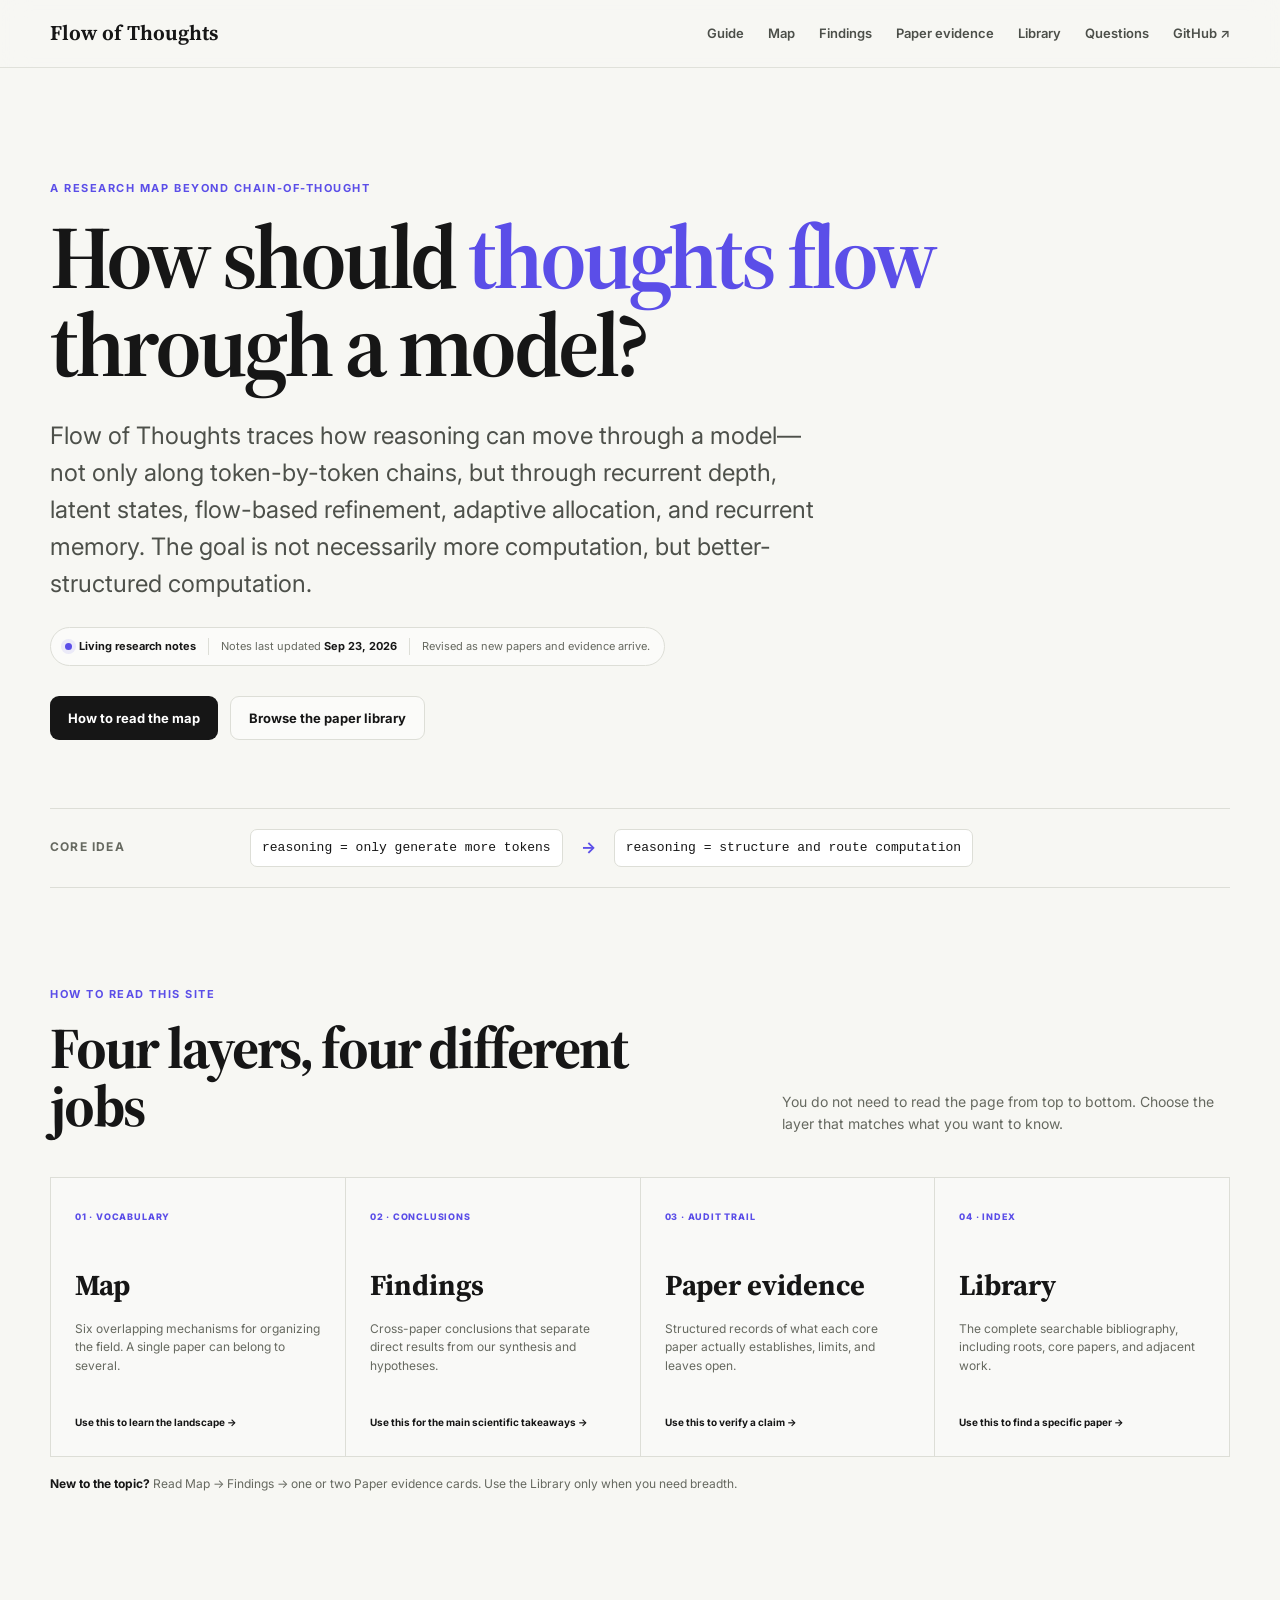
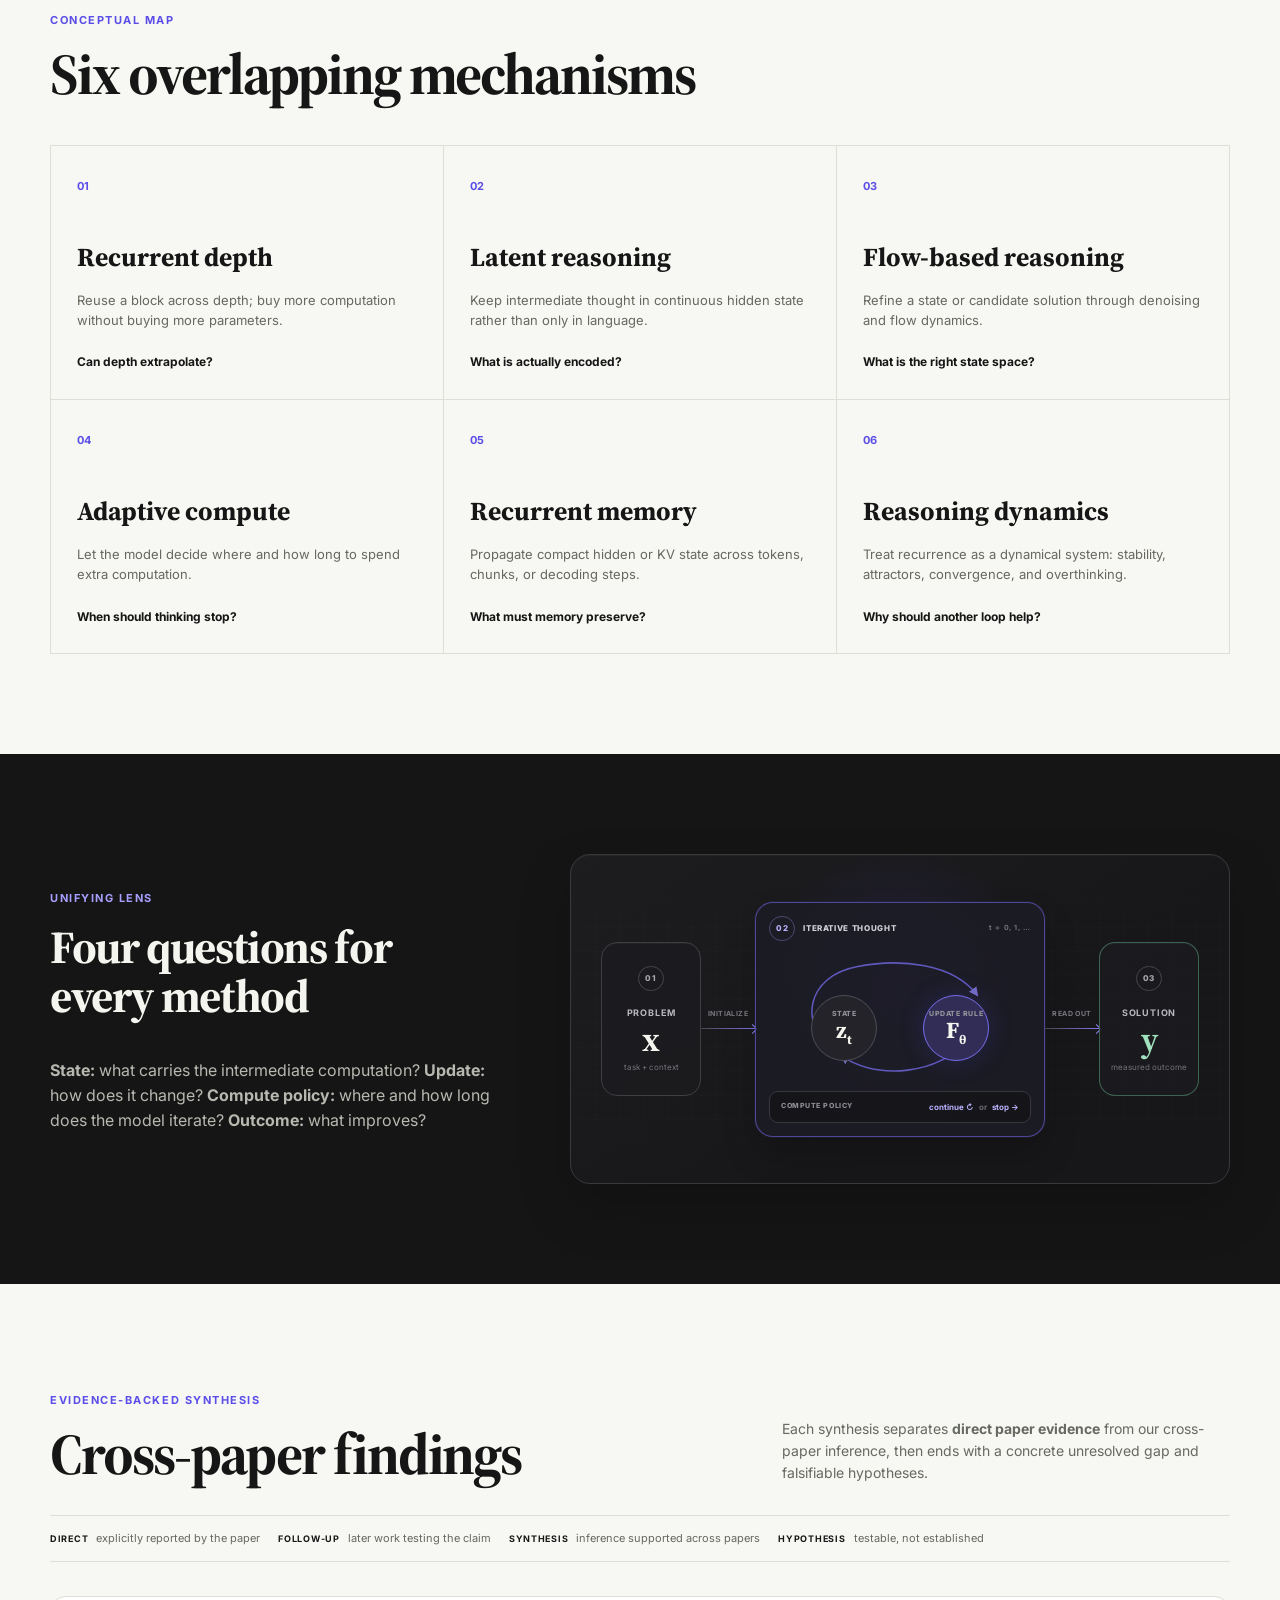
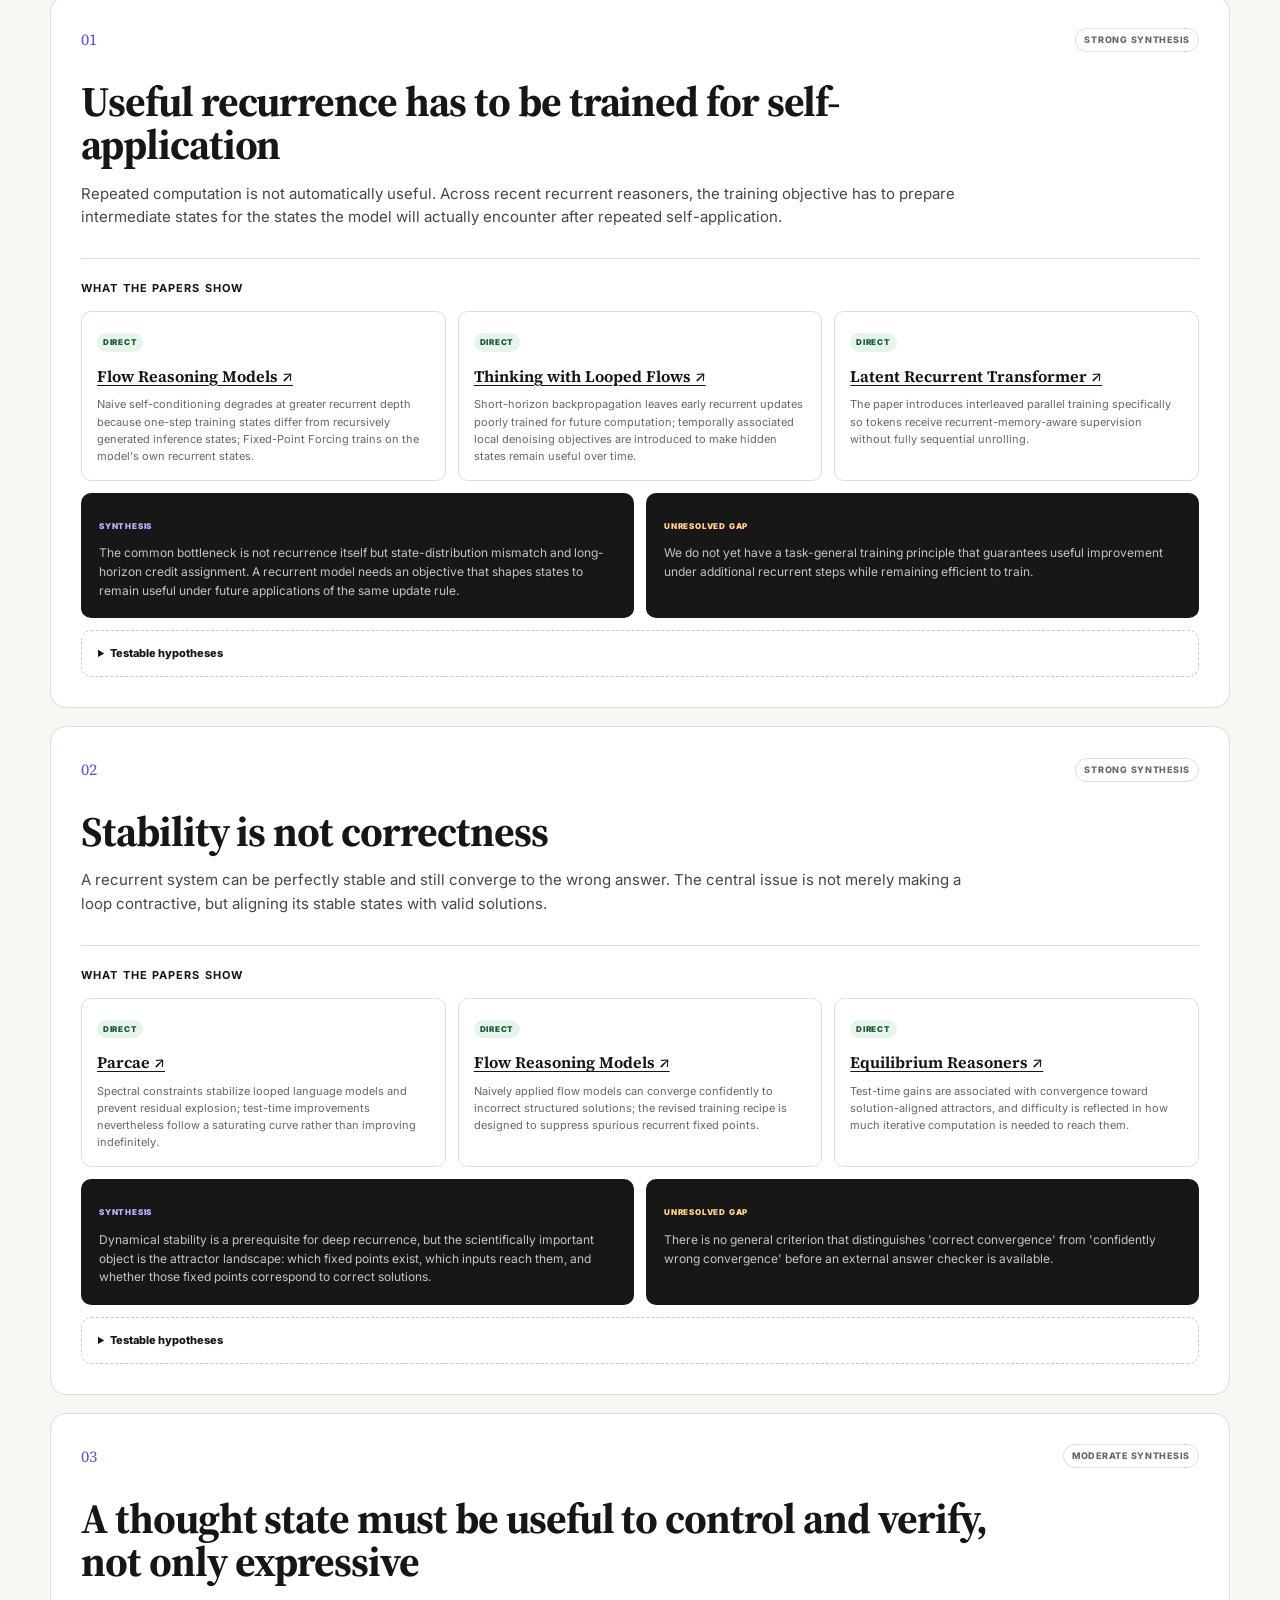
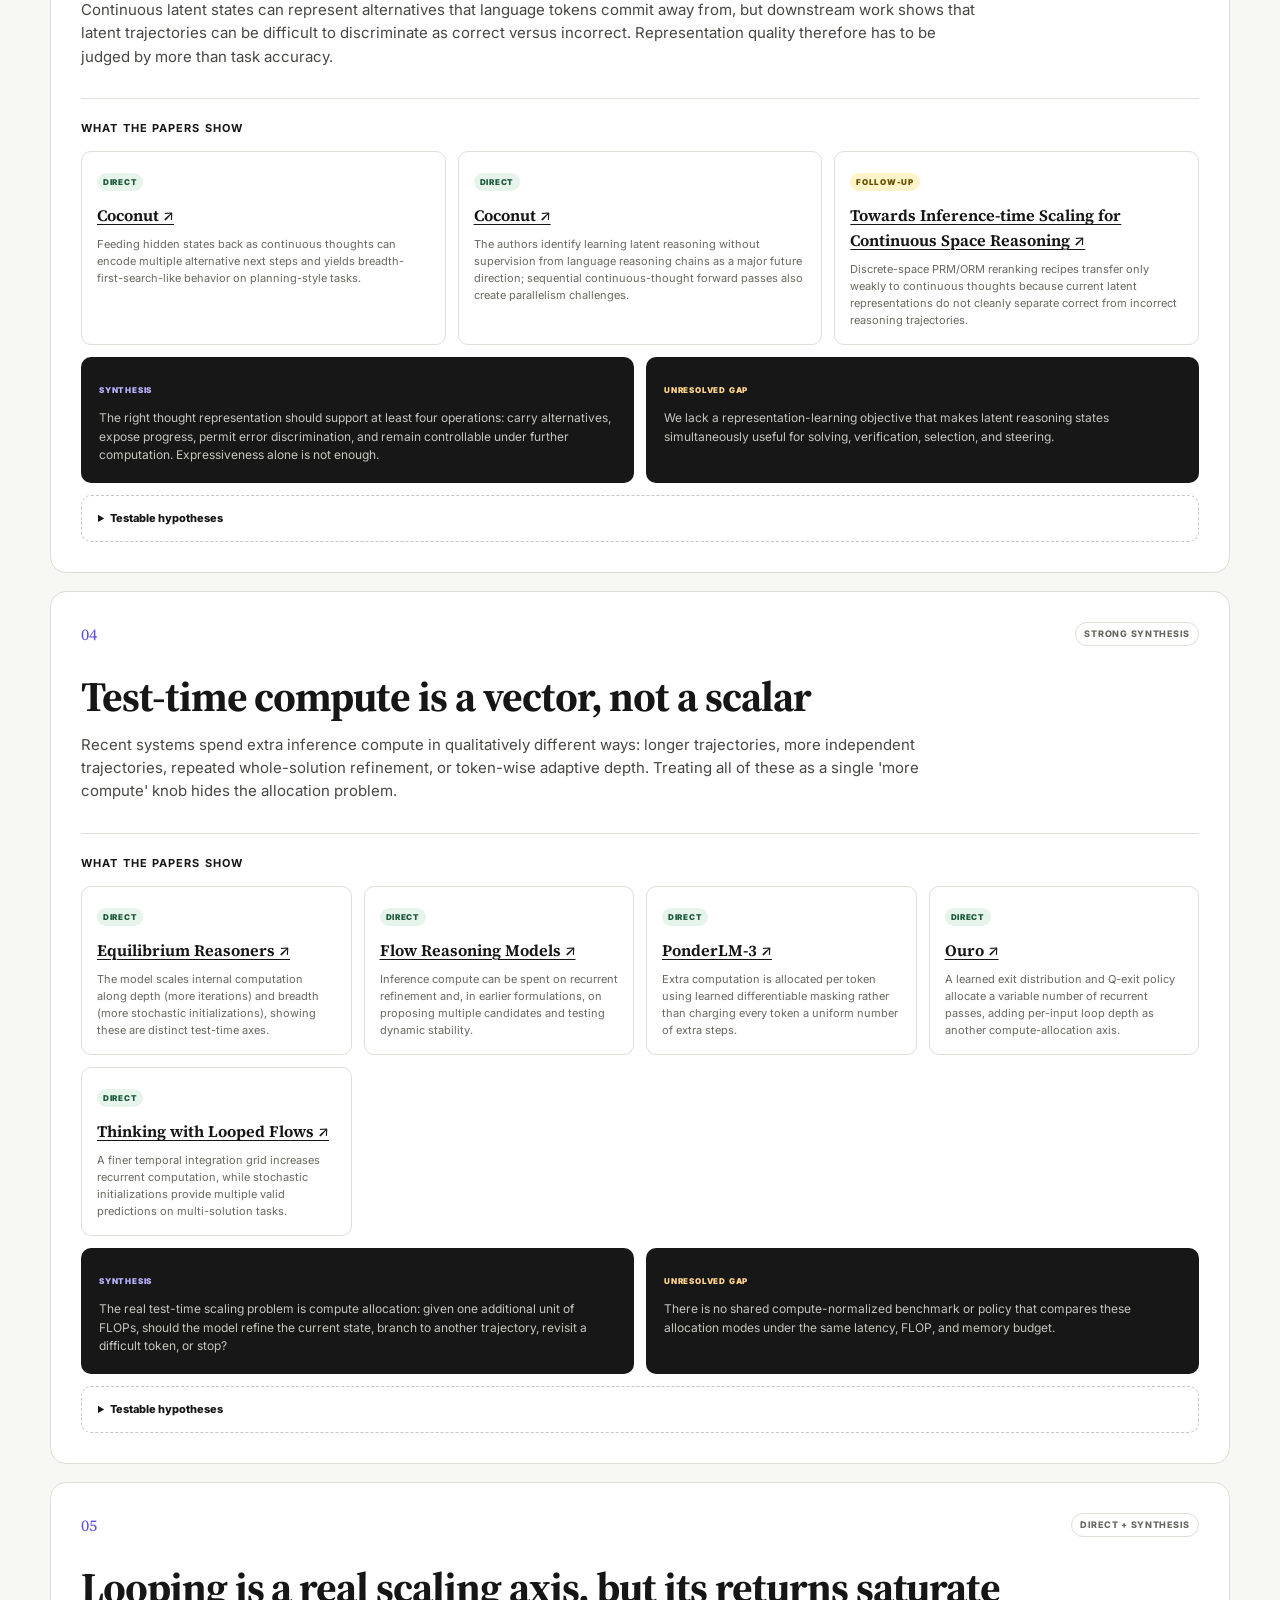
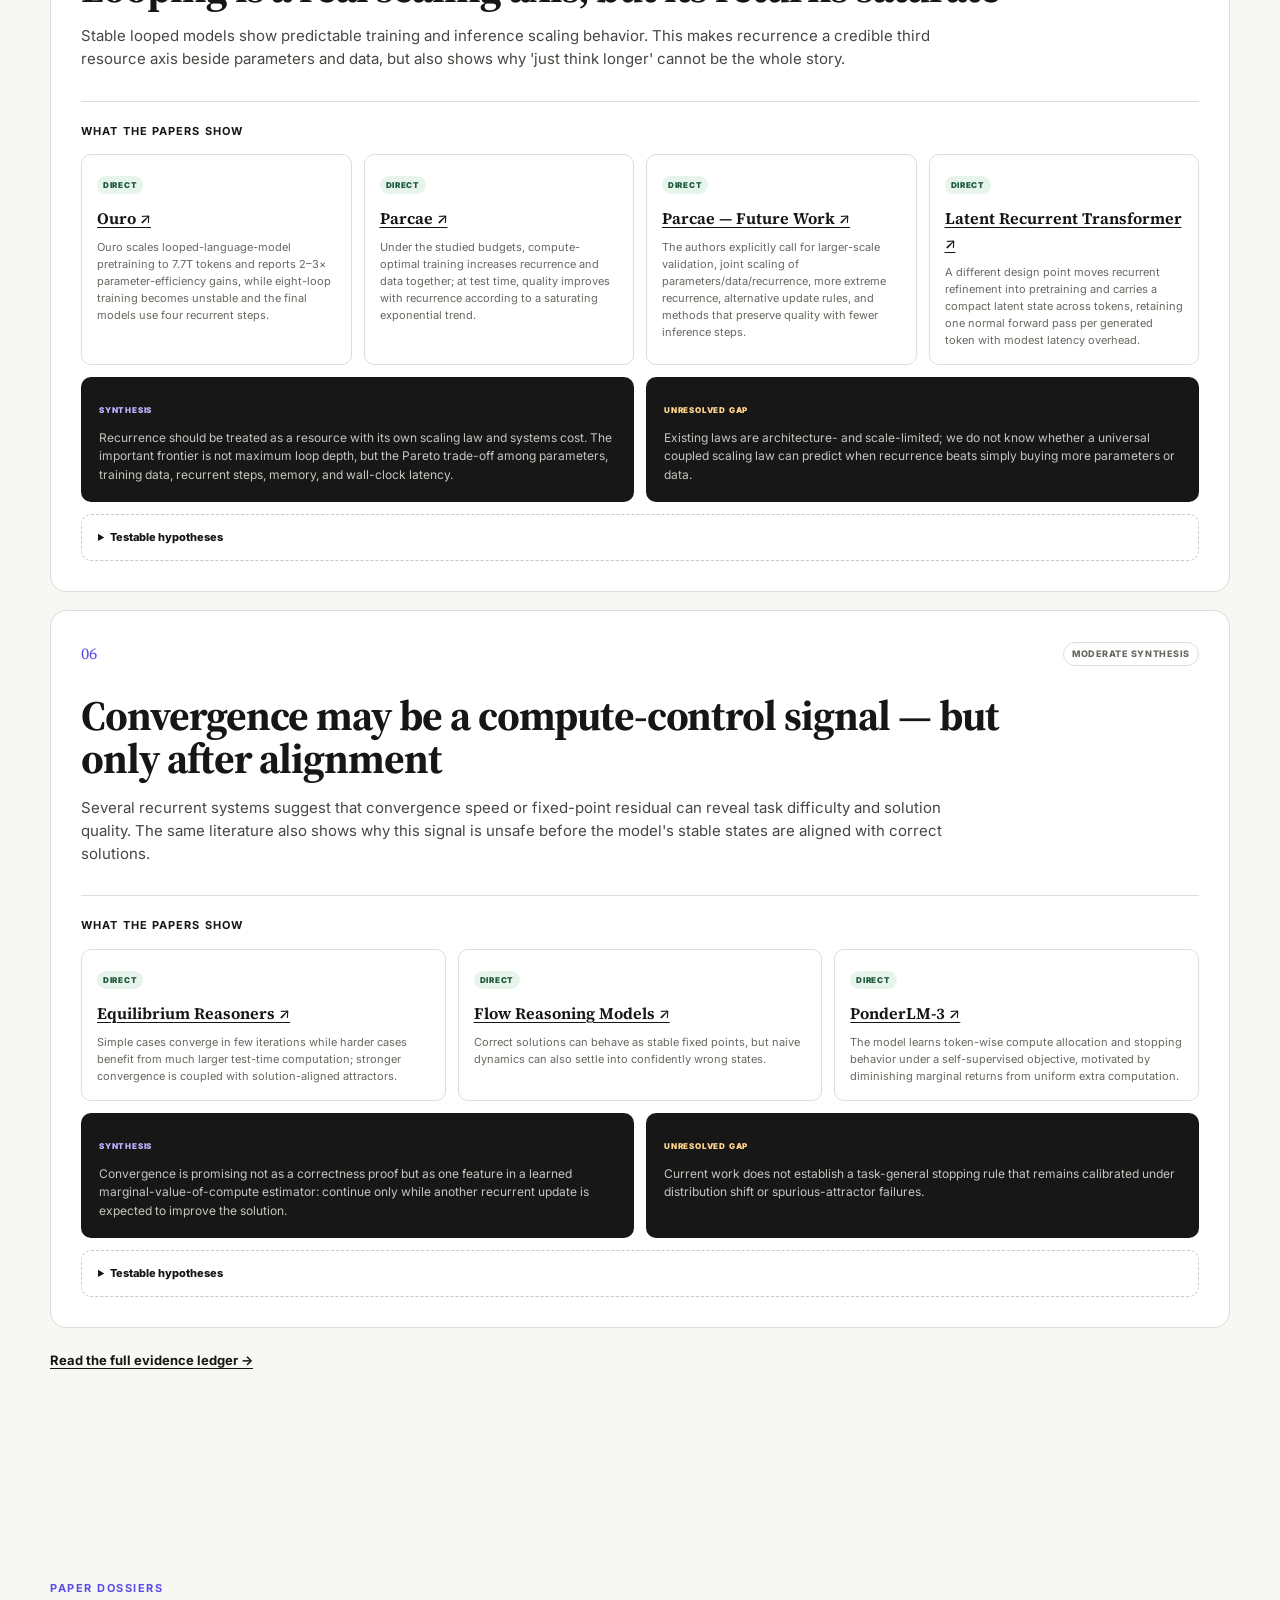
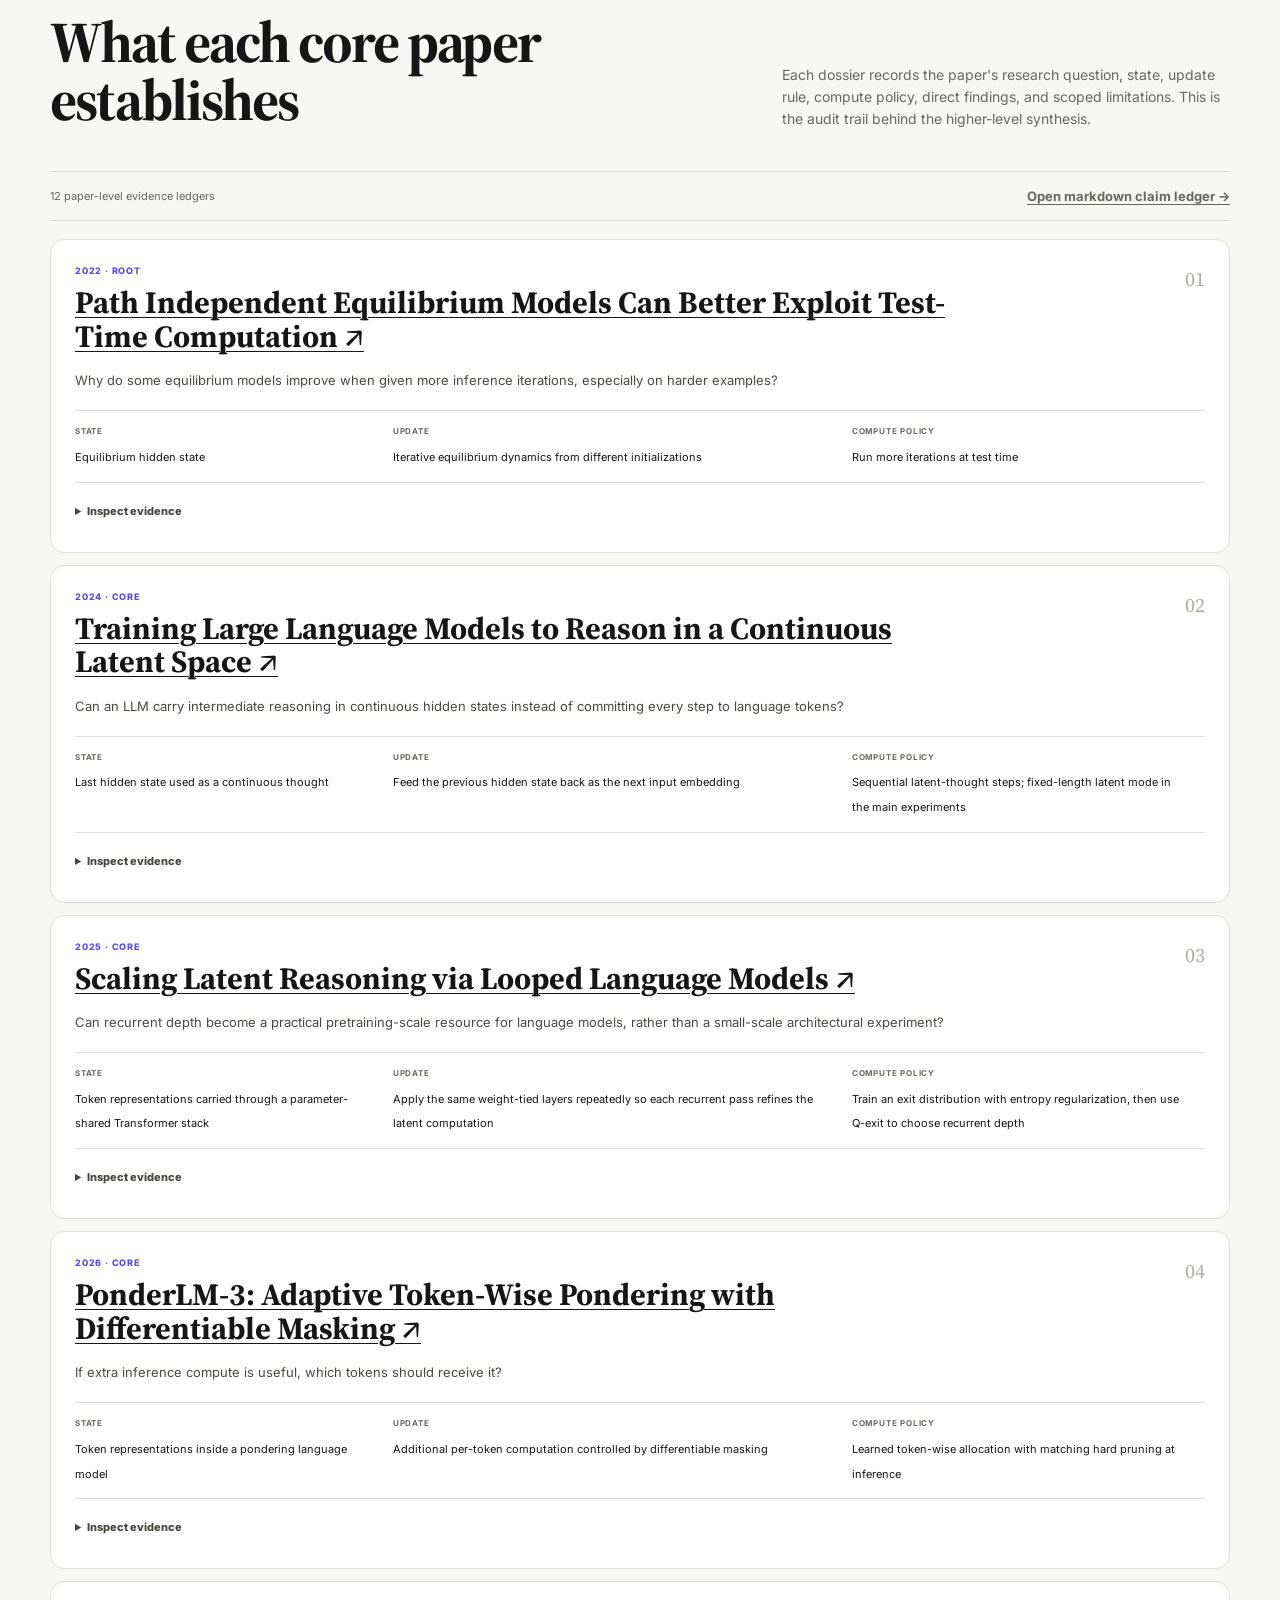
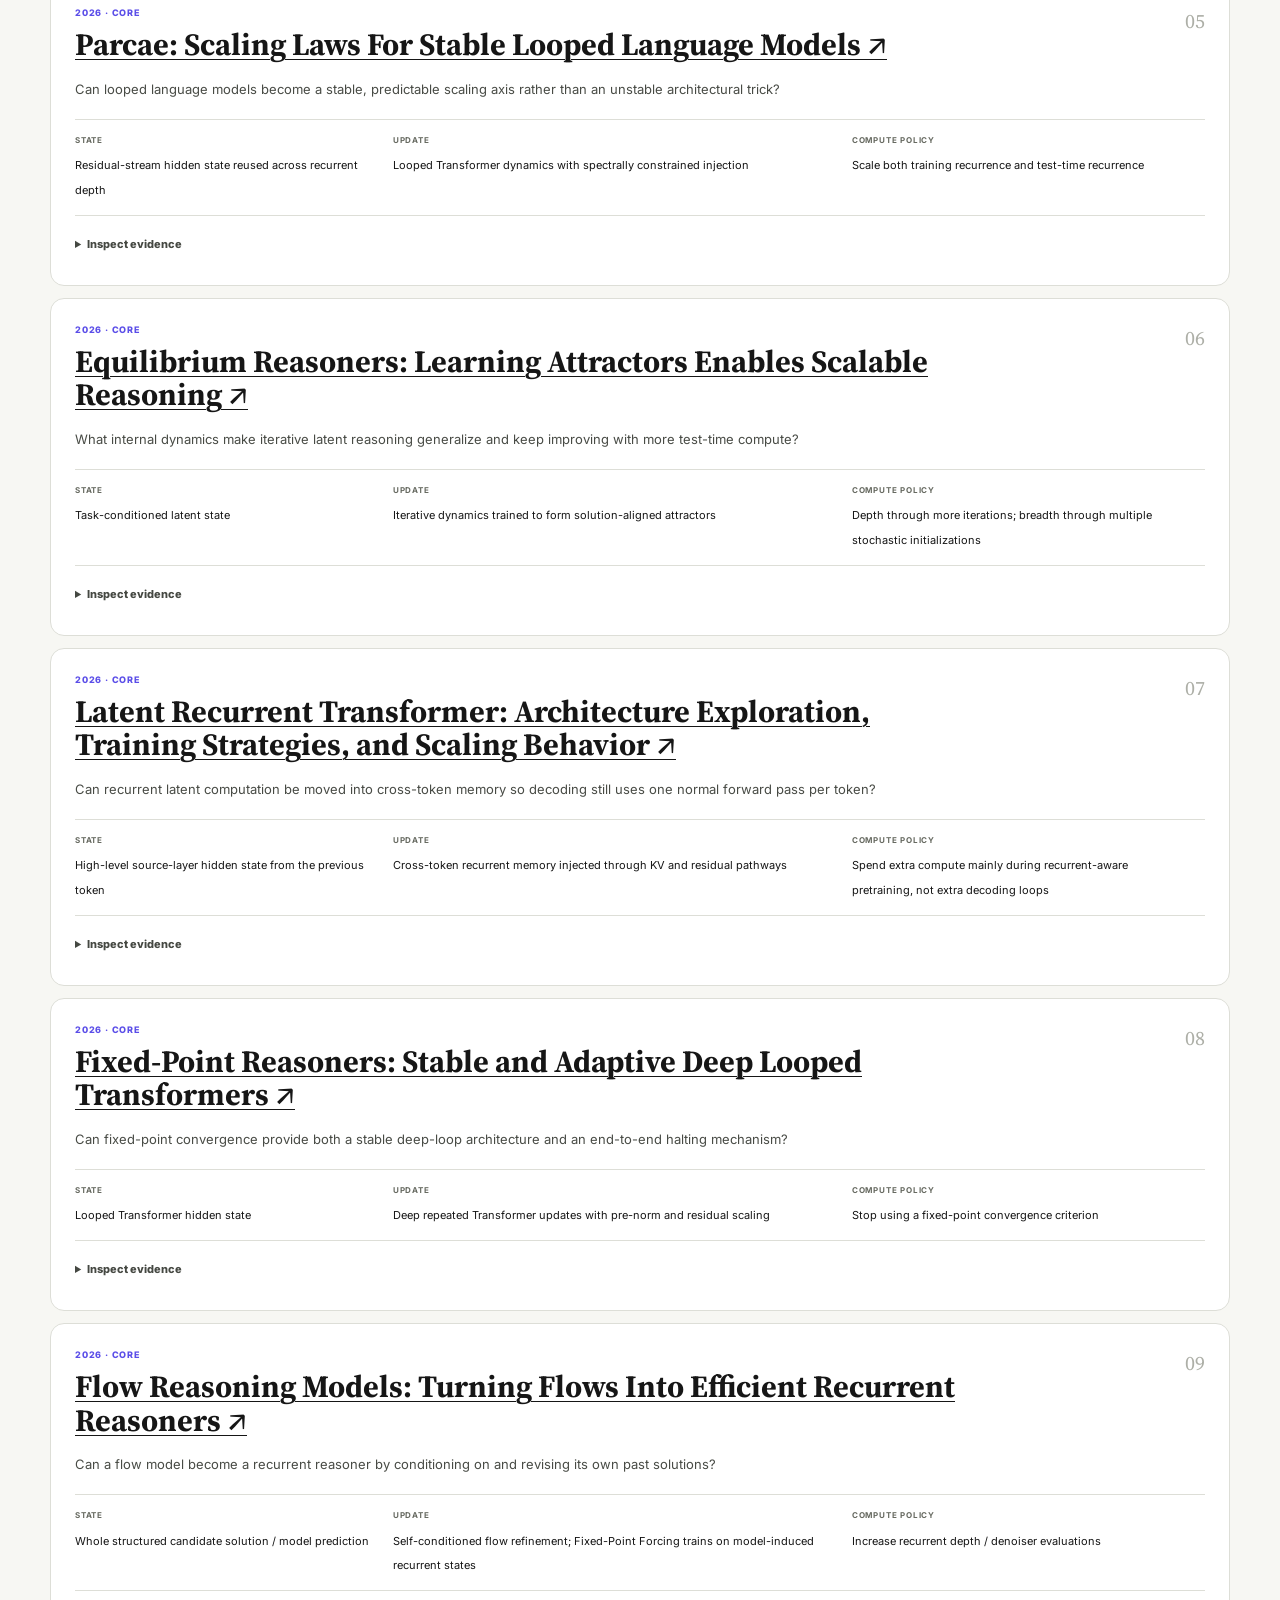
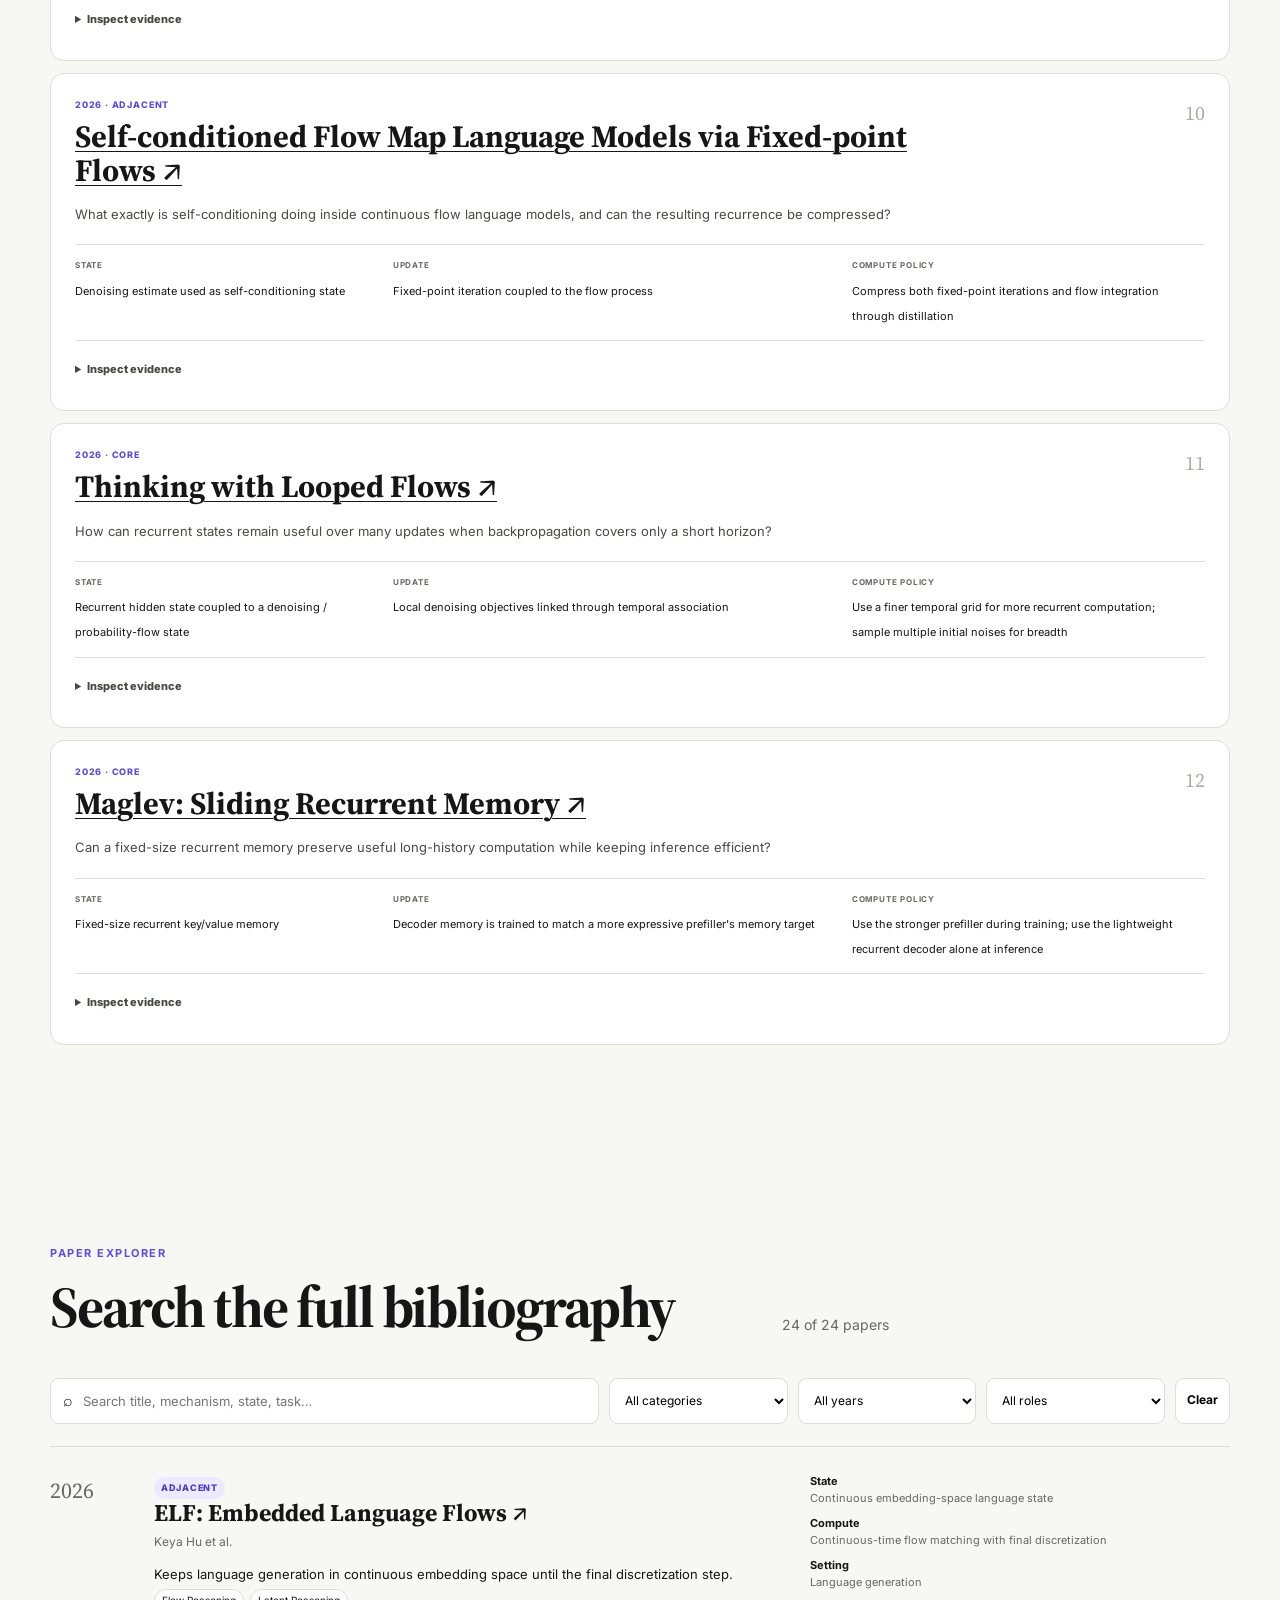
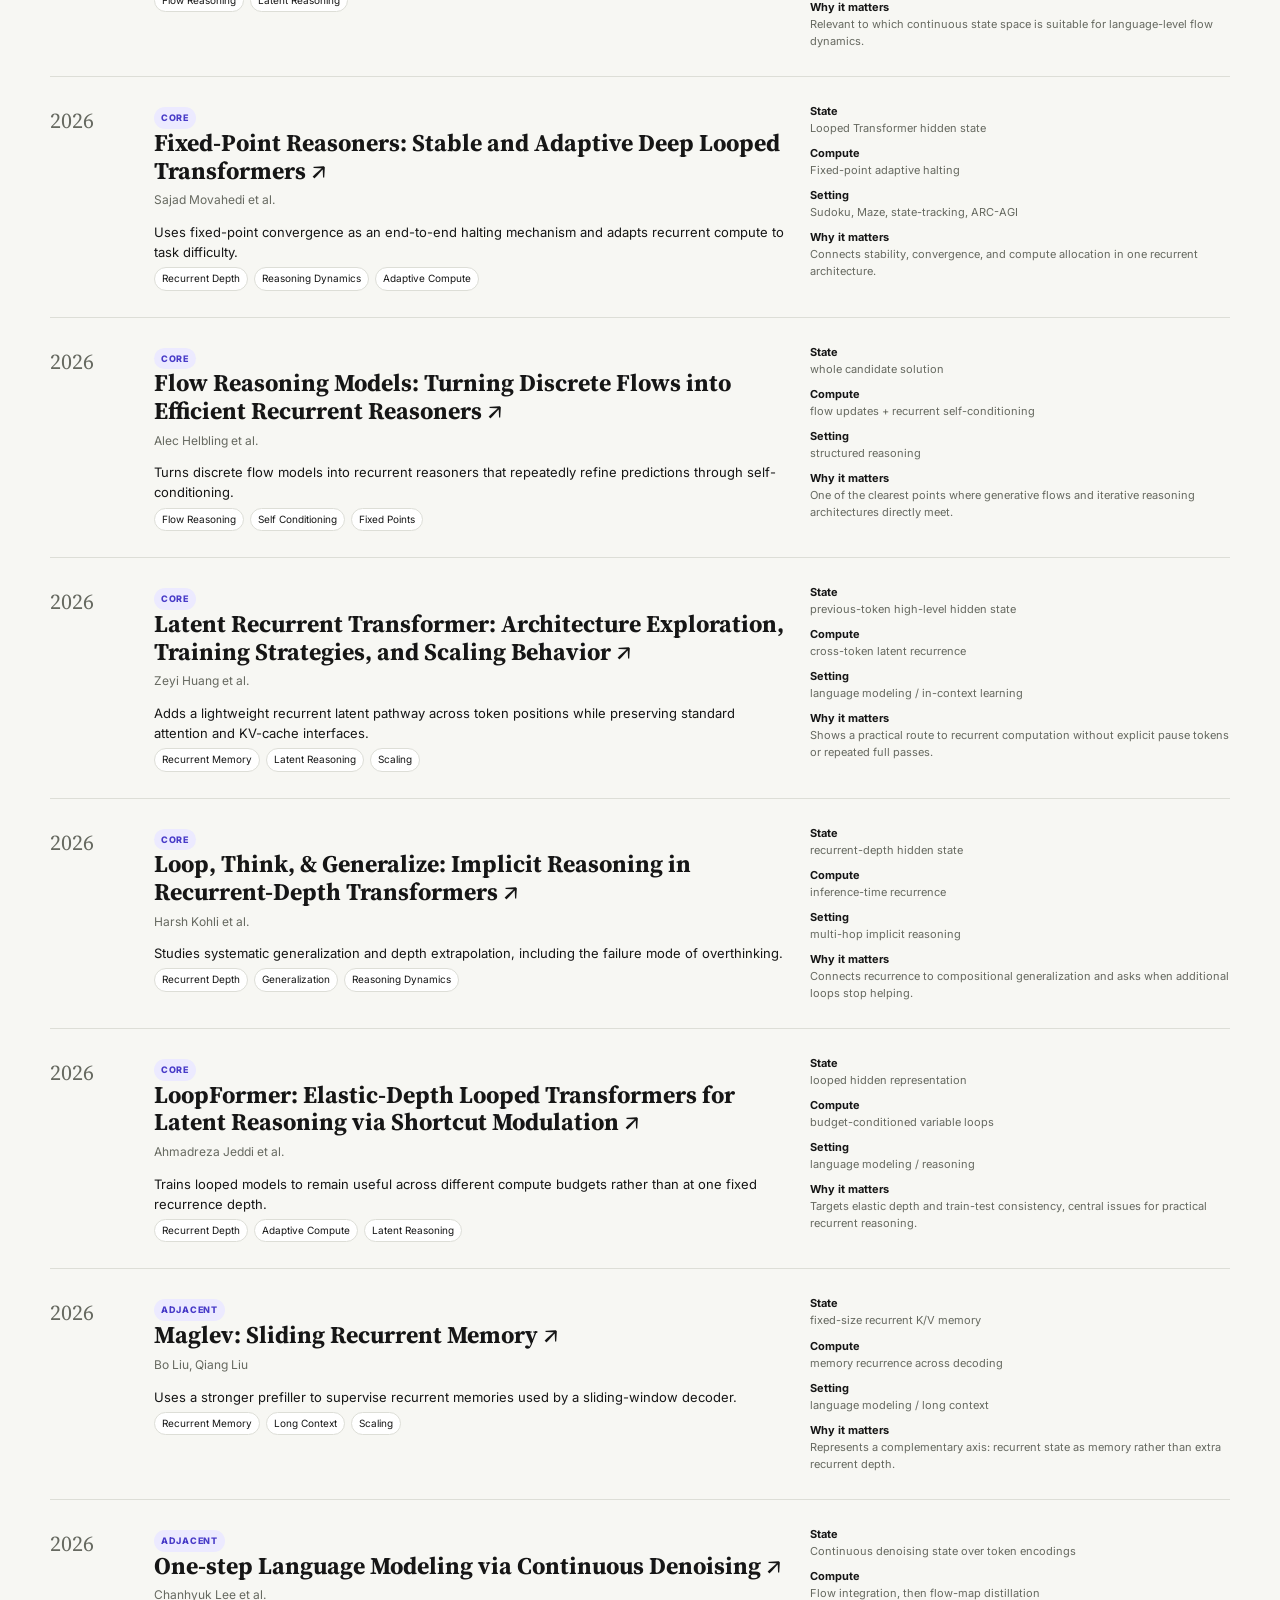
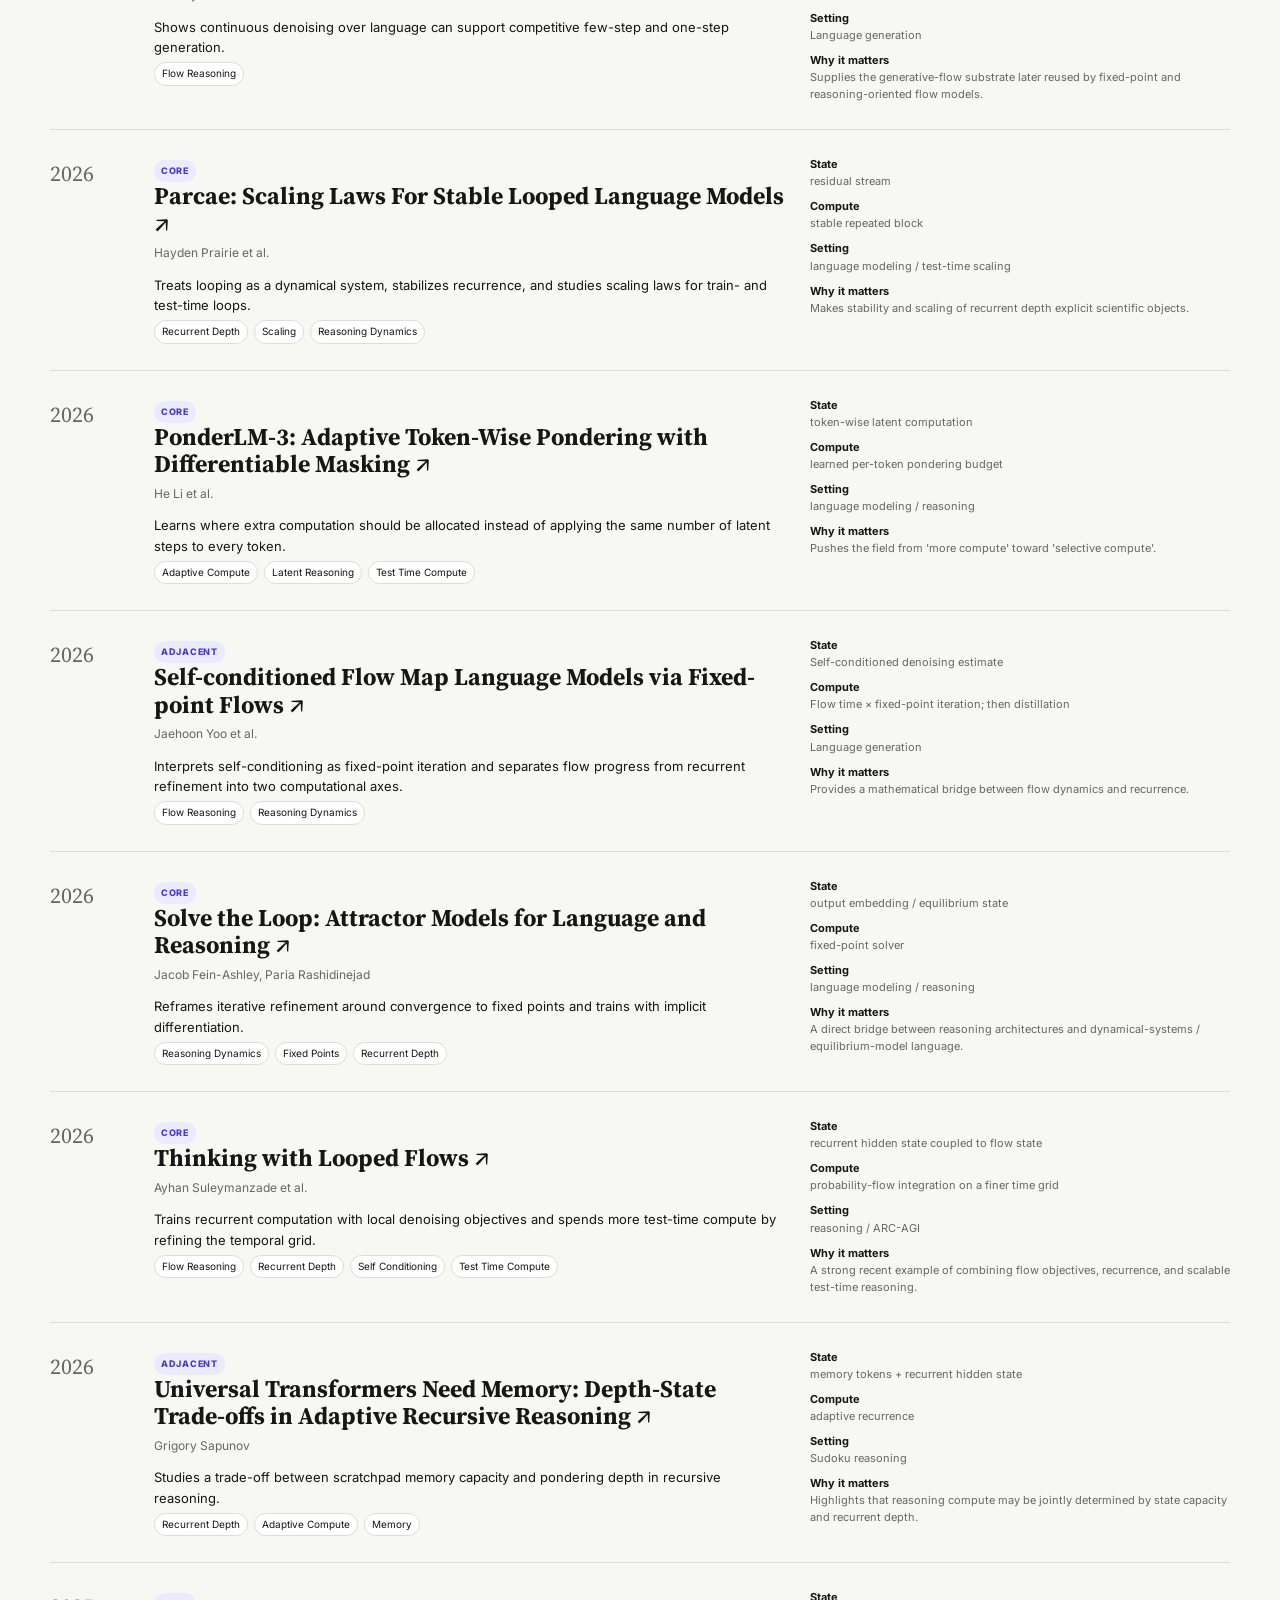
<file: docs/index.html>
<!doctype html>
<html lang="en">
<head>
  <meta charset="utf-8" />
  <meta name="viewport" content="width=device-width, initial-scale=1" />
  <meta name="description" content="A research map of iterative, latent, recurrent, and flow-based reasoning beyond token-by-token chain-of-thought." />
  <meta name="date" content="2026-09-23" />
  <title>Flow of Thoughts — Beyond Chain-of-Thought</title>
  <link rel="preconnect" href="https://fonts.googleapis.com">
  <link rel="preconnect" href="https://fonts.gstatic.com" crossorigin>
  <link href="https://fonts.googleapis.com/css2?family=Inter:wght@400;500;600;700&family=Source+Serif+4:opsz,wght@8..60,500;8..60,650&display=swap" rel="stylesheet">
  <link rel="stylesheet" href="style.css" />
</head>
<body>
  <header class="topbar">
    <a class="brand" href="#top">Flow of Thoughts</a>
    <nav>
      <a href="#guide">Guide</a>
      <a href="#map">Map</a>
      <a href="#evidence">Findings</a>
      <a href="#dossiers">Paper evidence</a>
      <a href="#papers">Library</a>
      <a href="#questions">Questions</a>
      <a href="https://github.com/mkj69/flow_of_thoughs" target="_blank" rel="noreferrer">GitHub ↗</a>
    </nav>
  </header>

  <main id="top">
    <section class="hero wrap">
      <div class="eyebrow">A research map beyond chain-of-thought</div>
      <h1>How should <em>thoughts flow</em> through a model?</h1>
      <p class="lede">
        Flow of Thoughts traces how reasoning can move through a model—not only along token-by-token chains,
        but through recurrent depth, latent states, flow-based refinement, adaptive allocation, and recurrent memory.
        The goal is not necessarily more computation, but better-structured computation.
      </p>
      <!-- Update this date when the research notes, paper library, or evidence synthesis changes. -->
      <div class="update-strip" aria-label="Notes update status">
        <span class="living-status"><i aria-hidden="true"></i>Living research notes</span>
        <span class="update-date">Notes last updated <time datetime="2026-09-23">Sep 23, 2026</time></span>
        <span class="update-promise">Revised as new papers and evidence arrive.</span>
      </div>
      <div class="hero-actions">
        <a class="button primary" href="#guide">How to read the map</a>
        <a class="button secondary" href="#papers">Browse the paper library</a>
      </div>
      <div class="thesis-card">
        <span class="label">Core idea</span>
        <div class="thesis-line">
          <code>reasoning = only generate more tokens</code>
          <span class="arrow">→</span>
          <code>reasoning = structure and route computation</code>
        </div>
      </div>
    </section>

    <section id="guide" class="section wrap guide-section">
      <div class="section-head">
        <div>
          <div class="eyebrow">How to read this site</div>
          <h2>Four layers, four different jobs</h2>
        </div>
        <p>You do not need to read the page from top to bottom. Choose the layer that matches what you want to know.</p>
      </div>
      <div class="guide-grid">
        <a href="#map">
          <span>01 · Vocabulary</span>
          <h3>Map</h3>
          <p>Six overlapping mechanisms for organizing the field. A single paper can belong to several.</p>
          <b>Use this to learn the landscape →</b>
        </a>
        <a href="#evidence">
          <span>02 · Conclusions</span>
          <h3>Findings</h3>
          <p>Cross-paper conclusions that separate direct results from our synthesis and hypotheses.</p>
          <b>Use this for the main scientific takeaways →</b>
        </a>
        <a href="#dossiers">
          <span>03 · Audit trail</span>
          <h3>Paper evidence</h3>
          <p>Structured records of what each core paper actually establishes, limits, and leaves open.</p>
          <b>Use this to verify a claim →</b>
        </a>
        <a href="#papers">
          <span>04 · Index</span>
          <h3>Library</h3>
          <p>The complete searchable bibliography, including roots, core papers, and adjacent work.</p>
          <b>Use this to find a specific paper →</b>
        </a>
      </div>
      <p class="guide-note"><strong>New to the topic?</strong> Read Map → Findings → one or two Paper evidence cards. Use the Library only when you need breadth.</p>
    </section>

    <section id="map" class="section wrap">
      <div class="section-head">
        <div>
          <div class="eyebrow">Conceptual map</div>
          <h2>Six overlapping mechanisms</h2>
        </div>
      </div>
      <div class="map-grid">
        <button class="map-card" data-filter="recurrent-depth">
          <span class="map-index">01</span>
          <h3>Recurrent depth</h3>
          <p>Reuse a block across depth; buy more computation without buying more parameters.</p>
          <span class="map-question">Can depth extrapolate?</span>
        </button>
        <button class="map-card" data-filter="latent-reasoning">
          <span class="map-index">02</span>
          <h3>Latent reasoning</h3>
          <p>Keep intermediate thought in continuous hidden state rather than only in language.</p>
          <span class="map-question">What is actually encoded?</span>
        </button>
        <button class="map-card" data-filter="flow-reasoning">
          <span class="map-index">03</span>
          <h3>Flow-based reasoning</h3>
          <p>Refine a state or candidate solution through denoising and flow dynamics.</p>
          <span class="map-question">What is the right state space?</span>
        </button>
        <button class="map-card" data-filter="adaptive-compute">
          <span class="map-index">04</span>
          <h3>Adaptive compute</h3>
          <p>Let the model decide where and how long to spend extra computation.</p>
          <span class="map-question">When should thinking stop?</span>
        </button>
        <button class="map-card" data-filter="recurrent-memory">
          <span class="map-index">05</span>
          <h3>Recurrent memory</h3>
          <p>Propagate compact hidden or KV state across tokens, chunks, or decoding steps.</p>
          <span class="map-question">What must memory preserve?</span>
        </button>
        <button class="map-card" data-filter="reasoning-dynamics">
          <span class="map-index">06</span>
          <h3>Reasoning dynamics</h3>
          <p>Treat recurrence as a dynamical system: stability, attractors, convergence, and overthinking.</p>
          <span class="map-question">Why should another loop help?</span>
        </button>
      </div>
    </section>

    <section id="framework" class="section band">
      <div class="wrap dynamics">
        <div>
          <div class="eyebrow">Unifying lens</div>
          <h2>Four questions for every method</h2>
          <p>
            <strong>State:</strong> what carries the intermediate computation? <strong>Update:</strong> how does it change?
            <strong>Compute policy:</strong> where and how long does the model iterate? <strong>Outcome:</strong> what improves?
          </p>
        </div>
        <div class="reasoning-diagram" role="img" aria-label="A problem x initializes a thought state z. The update rule F theta repeatedly refines the state under a compute policy, then the final state is read out as solution y.">
          <div class="reasoning-stage input-stage">
            <span class="stage-index">01</span>
            <small>problem</small>
            <strong>x</strong>
            <span class="stage-note">task + context</span>
          </div>

          <div class="reasoning-connector">
            <span>initialize</span>
            <i aria-hidden="true"></i>
          </div>

          <div class="iteration-stage">
            <div class="iteration-head">
              <span class="stage-index">02</span>
              <span>iterative thought</span>
              <b>t = 0, 1, …</b>
            </div>
            <div class="iteration-body">
              <svg class="iteration-orbit" viewBox="0 0 240 132" aria-hidden="true">
                <defs>
                  <marker id="loop-arrowhead" markerWidth="8" markerHeight="8" refX="5" refY="3" orient="auto" markerUnits="strokeWidth">
                    <path d="M0,0 L0,6 L6,3 z"></path>
                  </marker>
                </defs>
                <path d="M58 99 C20 72 29 24 79 15 C120 7 172 12 195 43" marker-end="url(#loop-arrowhead)"></path>
                <path d="M184 88 C157 119 101 126 63 102" marker-end="url(#loop-arrowhead)"></path>
              </svg>
              <div class="state-token">
                <small>state</small>
                <strong>z<sub>t</sub></strong>
              </div>
              <div class="update-token">
                <small>update rule</small>
                <strong>F<sub>θ</sub></strong>
              </div>
            </div>
            <div class="compute-policy">
              <span>Compute policy</span>
              <b>continue ↻ <em>or</em> stop →</b>
            </div>
          </div>

          <div class="reasoning-connector">
            <span>read out</span>
            <i aria-hidden="true"></i>
          </div>

          <div class="reasoning-stage output-stage">
            <span class="stage-index">03</span>
            <small>solution</small>
            <strong>y</strong>
            <span class="stage-note">measured outcome</span>
          </div>
        </div>
      </div>
    </section>

    <section id="evidence" class="section wrap evidence-section">
      <div class="section-head">
        <div>
          <div class="eyebrow">Evidence-backed synthesis</div>
          <h2>Cross-paper findings</h2>
        </div>
        <p>
          Each synthesis separates <strong>direct paper evidence</strong> from our cross-paper inference,
          then ends with a concrete unresolved gap and falsifiable hypotheses.
        </p>
      </div>

      <div class="evidence-key" aria-label="evidence labels">
        <span><b>DIRECT</b> explicitly reported by the paper</span>
        <span><b>FOLLOW-UP</b> later work testing the claim</span>
        <span><b>SYNTHESIS</b> inference supported across papers</span>
        <span><b>HYPOTHESIS</b> testable, not established</span>
      </div>

      <div id="insight-list" class="insight-list" aria-live="polite"></div>
      <a class="text-link" href="https://github.com/mkj69/flow_of_thoughs/blob/main/notes/INSIGHTS.md">Read the full evidence ledger →</a>
    </section>


    <section id="dossiers" class="section wrap dossier-section">
      <div class="section-head">
        <div>
          <div class="eyebrow">Paper dossiers</div>
          <h2>What each core paper establishes</h2>
        </div>
        <p>
          Each dossier records the paper's research question, state, update rule, compute policy,
          direct findings, and scoped limitations. This is the audit trail behind the higher-level synthesis.
        </p>
      </div>
      <div class="dossier-toolbar">
        <span id="dossier-count">Loading…</span>
        <a class="text-link inline-link" href="https://github.com/mkj69/flow_of_thoughs/blob/main/notes/CLAIM_LEDGERS.md">Open markdown claim ledger →</a>
      </div>
      <div id="dossier-list" class="dossier-list"></div>
    </section>

    <section id="papers" class="section wrap">
      <div class="section-head papers-head">
        <div>
          <div class="eyebrow">Paper explorer</div>
          <h2>Search the full bibliography</h2>
        </div>
        <p id="result-count">Loading…</p>
      </div>

      <div class="filters">
        <label class="searchbox">
          <span>⌕</span>
          <input id="search" type="search" placeholder="Search title, mechanism, state, task…" />
        </label>
        <select id="category-filter" aria-label="Category filter">
          <option value="">All categories</option>
        </select>
        <select id="year-filter" aria-label="Year filter">
          <option value="">All years</option>
        </select>
        <select id="status-filter" aria-label="Status filter">
          <option value="">All roles</option>
          <option value="core">Core</option>
          <option value="root">Roots</option>
          <option value="adjacent">Adjacent</option>
        </select>
        <button id="clear-filters" class="clear-button">Clear</button>
      </div>

      <div id="paper-list" class="paper-list" aria-live="polite"></div>
    </section>

    <section id="questions" class="section wrap">
      <div class="section-head">
        <div>
          <div class="eyebrow">Research programs</div>
          <h2>Open problems derived from the evidence</h2>
        </div>
        <p>These are downstream of the evidence synthesis above: each should be traceable to concrete results, limitations, or future-work statements.</p>
      </div>
      <div class="question-grid">
        <article><span>A</span><h3>What properties must a thought state have?</h3><p>Beyond expressiveness: can it expose progress, separate correct from incorrect trajectories, support verification, and remain steerable?</p></article>
        <article><span>B</span><h3>What makes another loop useful?</h3><p>Can training guarantee progress under self-application rather than instability, saturation, or spurious fixed points?</p></article>
        <article><span>C</span><h3>When is convergence trustworthy?</h3><p>Can we distinguish solution-aligned convergence from confidently wrong convergence before an external checker is available?</p></article>
        <article><span>D</span><h3>Where should the next FLOP go?</h3><p>Depth, breadth, whole-state refinement, or token-wise pondering: which allocation has the highest marginal value?</p></article>
        <article><span>E</span><h3>Can reasoning dynamics be steered?</h3><p>Can weak-to-strong or verifier-derived directions reshape trajectories without damaging their convergence or general capability?</p></article>
        <article><span>F</span><h3>Is there a coupled scaling law for thinking?</h3><p>When should a system buy parameters, data, recurrent depth, state capacity, breadth, or wall-clock time?</p></article>
      </div>
      <a class="text-link" href="https://github.com/mkj69/flow_of_thoughs/blob/main/notes/RESEARCH_GAPS.md">Read evidence-derived research programs →</a>
    </section>

    <section id="paths" class="section band">
      <div class="wrap">
        <div class="section-head">
          <div>
            <div class="eyebrow">Reading paths</div>
            <h2>Enter from the question you care about</h2>
          </div>
        </div>
        <div class="path-grid">
          <article>
            <span class="path-no">01</span>
            <h3>Recurrent depth</h3>
            <p>Universal Transformers → Recurrent Depth → Ouro → LoopFormer → Parcae → Loop, Think, & Generalize</p>
            <strong>Lens:</strong> Why should another loop help?
          </article>
          <article>
            <span class="path-no">02</span>
            <h3>Latent reasoning</h3>
            <p>Coconut → PonderLM-2 → PonderLM-3 → Latent Recurrent Transformer</p>
            <strong>Lens:</strong> What can hidden thought do that token thought cannot?
          </article>
          <article>
            <span class="path-no">03</span>
            <h3>Flows & dynamics</h3>
            <p>RIN → Flow Reasoning Models → Attractor Models → Thinking with Looped Flows → Parcae</p>
            <strong>Lens:</strong> Is reasoning progress a form of convergence?
          </article>
        </div>
      </div>
    </section>

    <section class="section wrap contribution">
      <div>
        <div class="eyebrow">Contribute</div>
        <h2>Help make the map sharper, not just larger.</h2>
        <p>Suggest a paper, challenge a category, or add a missing failure mode. Every entry should explain its state, update rule, compute policy, and scientific contribution.</p>
      </div>
      <a class="button primary" href="https://github.com/mkj69/flow_of_thoughs/issues/new/choose" target="_blank" rel="noreferrer">Suggest a paper ↗</a>
    </section>
  </main>

  <footer>
    <div class="wrap">
      <div class="footer-grid">
        <div><strong>Flow of Thoughts</strong><br><span>A living map, not a settled taxonomy.</span></div>
        <div>Maintained by <a href="https://github.com/mkj69">@mkj69</a></div>
      </div>
      <div id="ai-disclosure" class="ai-disclosure">
        <strong><span aria-hidden="true">✦</span> AI assistance disclosure</strong>
        <p>
          This project was developed and maintained with assistance from OpenAI Codex, including literature
          organization, editorial structuring, and website implementation. Paper selection, synthesis, and final
          editorial judgment remain the responsibility of the maintainer.
        </p>
      </div>
    </div>
  </footer>

  <script src="app.js"></script>
</body>
</html>
</file>
<file: docs/style.css>
:root {
  --bg: #f7f7f3;
  --paper: #ffffff;
  --ink: #161616;
  --muted: #666960;
  --line: #ddded7;
  --soft: #eceee6;
  --accent: #5b4ee8;
  --accent-soft: #eceaff;
  --max: 1180px;
}
* { box-sizing: border-box; }
html { scroll-behavior: smooth; }
body {
  margin: 0;
  font-family: Inter, ui-sans-serif, system-ui, -apple-system, BlinkMacSystemFont, "Segoe UI", sans-serif;
  background: var(--bg);
  color: var(--ink);
  line-height: 1.55;
}
a { color: inherit; }
.wrap { width: min(calc(100% - 40px), var(--max)); margin: 0 auto; }
.topbar {
  height: 68px;
  display: flex;
  align-items: center;
  justify-content: space-between;
  padding: 0 max(20px, calc((100vw - var(--max))/2));
  position: sticky;
  top: 0;
  z-index: 20;
  background: rgba(247,247,243,.9);
  border-bottom: 1px solid rgba(221,222,215,.9);
  backdrop-filter: blur(14px);
}
.brand { font-family: "Source Serif 4", serif; font-size: 21px; font-weight: 650; text-decoration: none; }
nav { display: flex; gap: 24px; font-size: 13px; font-weight: 600; }
nav a { text-decoration: none; color: #4c4f49; }
nav a:hover { color: var(--ink); }
.hero { padding: 112px 0 58px; }
.eyebrow { text-transform: uppercase; letter-spacing: .14em; font-size: 11px; font-weight: 700; color: var(--accent); margin-bottom: 16px; }
h1, h2, h3 { margin-top: 0; }
h1 {
  max-width: 940px;
  margin-bottom: 28px;
  font-family: "Source Serif 4", serif;
  font-size: clamp(48px, 7vw, 90px);
  line-height: .98;
  letter-spacing: -.045em;
  font-weight: 650;
}
h1 em { color: var(--accent); font-style: normal; }
.lede { max-width: 770px; font-size: clamp(18px, 2.3vw, 24px); color: #4d504a; margin: 0 0 24px; }
.update-strip {
  display: flex;
  flex-wrap: wrap;
  align-items: center;
  gap: 8px 0;
  width: fit-content;
  max-width: 100%;
  margin: 0 0 30px;
  padding: 10px 14px;
  border: 1px solid var(--line);
  border-radius: 999px;
  color: var(--muted);
  background: rgba(255,255,255,.48);
  font-size: 11px;
}
.living-status {
  display: inline-flex;
  align-items: center;
  gap: 7px;
  color: var(--ink);
  font-weight: 700;
}
.living-status i {
  width: 7px;
  height: 7px;
  border-radius: 50%;
  background: var(--accent);
  box-shadow: 0 0 0 4px rgba(91,78,232,.1);
}
.update-date,
.update-promise {
  margin-left: 12px;
  padding-left: 12px;
  border-left: 1px solid var(--line);
}
.update-date time { color: var(--ink); font-weight: 700; }
.hero-actions { display: flex; gap: 12px; flex-wrap: wrap; }
.button {
  display: inline-flex;
  align-items: center;
  justify-content: center;
  min-height: 44px;
  padding: 0 18px;
  border-radius: 9px;
  text-decoration: none;
  font-weight: 700;
  font-size: 13px;
}
.button.primary { background: var(--ink); color: white; }
.button.secondary { border: 1px solid var(--line); background: rgba(255,255,255,.55); }
.thesis-card {
  margin-top: 68px;
  border-top: 1px solid var(--line);
  border-bottom: 1px solid var(--line);
  padding: 20px 0;
  display: grid;
  grid-template-columns: 180px 1fr;
  align-items: center;
  gap: 20px;
}
.label { font-size: 12px; color: var(--muted); font-weight: 700; text-transform: uppercase; letter-spacing: .1em; }
.thesis-line { display: flex; align-items: center; gap: 18px; flex-wrap: wrap; }
.thesis-line code { background: var(--paper); border: 1px solid var(--line); border-radius: 7px; padding: 8px 11px; font-size: 13px; }
.arrow { color: var(--accent); font-weight: 700; }
.section { padding: 100px 0; }
.section-head { display: grid; grid-template-columns: 1.2fr .8fr; gap: 60px; align-items: end; margin-bottom: 42px; }
.section-head h2 { font-family: "Source Serif 4", serif; font-size: clamp(36px, 5vw, 58px); line-height: 1; letter-spacing: -.035em; margin-bottom: 0; }
.section-head > p { color: var(--muted); max-width: 500px; margin: 0; font-size: 14px; }
.guide-section { padding-top: 40px; padding-bottom: 18px; }
.guide-grid { display: grid; grid-template-columns: repeat(4, 1fr); border-top: 1px solid var(--line); border-left: 1px solid var(--line); }
.guide-grid a { min-height: 250px; padding: 24px; border-right: 1px solid var(--line); border-bottom: 1px solid var(--line); text-decoration: none; background: rgba(255,255,255,.28); }
.guide-grid a:hover { background: var(--paper); }
.guide-grid span { color: var(--accent); font-size: 9px; font-weight: 800; letter-spacing: .09em; text-transform: uppercase; }
.guide-grid h3 { font-family: "Source Serif 4", serif; font-size: 29px; margin: 36px 0 10px; }
.guide-grid p { color: var(--muted); font-size: 12px; min-height: 76px; }
.guide-grid b { font-size: 10px; }
.guide-note { margin: 18px 0 0; color: var(--muted); font-size: 12px; }
.guide-note strong { color: var(--ink); }
.map-grid { display: grid; grid-template-columns: repeat(3, 1fr); border-top: 1px solid var(--line); border-left: 1px solid var(--line); }
.map-card {
  text-align: left;
  background: transparent;
  border: 0;
  border-right: 1px solid var(--line);
  border-bottom: 1px solid var(--line);
  padding: 26px;
  min-height: 245px;
  cursor: pointer;
  color: inherit;
  font: inherit;
  transition: background .18s ease, transform .18s ease;
}
.map-card:hover { background: var(--paper); }
.map-index { font-size: 11px; color: var(--accent); font-weight: 700; }
.map-card h3 { font-family: "Source Serif 4", serif; font-size: 26px; margin: 40px 0 10px; }
.map-card p { font-size: 13px; color: var(--muted); margin-bottom: 18px; }
.map-question { font-size: 12px; font-weight: 700; }
.band { background: #151515; color: #f5f5ef; }
.band .eyebrow { color: #a79fff; }
.band p { color: #b7b9b1; }
.dynamics { display: grid; grid-template-columns: .8fr 1.2fr; gap: 80px; align-items: center; }
.dynamics h2 { font-family: "Source Serif 4", serif; font-size: 46px; line-height: 1.05; letter-spacing: -.03em; }
.reasoning-diagram {
  position: relative;
  display: grid;
  grid-template-columns: 100px 54px minmax(250px, 1fr) 54px 100px;
  align-items: center;
  min-height: 330px;
  overflow: hidden;
  padding: 30px;
  border: 1px solid #39393c;
  border-radius: 20px;
  background:
    radial-gradient(circle at 50% 42%, rgba(91, 78, 232, .18), transparent 38%),
    linear-gradient(145deg, #1d1d20, #171719 64%);
  box-shadow: inset 0 1px 0 rgba(255,255,255,.04), 0 24px 54px rgba(0,0,0,.18);
}
.reasoning-diagram::before {
  content: "";
  position: absolute;
  inset: 0;
  pointer-events: none;
  opacity: .1;
  background-image:
    linear-gradient(rgba(255,255,255,.12) 1px, transparent 1px),
    linear-gradient(90deg, rgba(255,255,255,.12) 1px, transparent 1px);
  background-size: 24px 24px;
  mask-image: linear-gradient(to bottom, transparent, black 20%, black 80%, transparent);
}
.reasoning-stage,
.iteration-stage,
.reasoning-connector { position: relative; z-index: 1; }
.reasoning-stage {
  display: flex;
  min-height: 154px;
  flex-direction: column;
  align-items: center;
  justify-content: center;
  border: 1px solid #3e3e43;
  border-radius: 16px;
  background: rgba(28,28,31,.88);
  box-shadow: inset 0 1px 0 rgba(255,255,255,.035);
}
.stage-index {
  display: inline-grid;
  min-width: 25px;
  height: 25px;
  place-items: center;
  padding: 0 6px;
  border: 1px solid #45454b;
  border-radius: 999px;
  color: #a9a9af;
  font-size: 8px;
  font-weight: 800;
  letter-spacing: .08em;
}
.reasoning-stage small {
  margin-top: 15px;
  color: #b7b7bd;
  font-size: 9px;
  font-weight: 700;
  letter-spacing: .09em;
  text-transform: uppercase;
}
.reasoning-stage strong {
  margin: 2px 0 5px;
  color: #f5f5ef;
  font-family: "Source Serif 4", serif;
  font-size: 34px;
  font-weight: 650;
  line-height: 1;
}
.stage-note { color: #73737a; font-size: 8px; white-space: nowrap; }
.output-stage { border-color: rgba(111,202,154,.42); }
.output-stage strong { color: #9fe0bd; }
.reasoning-connector { display: grid; align-items: center; gap: 8px; }
.reasoning-connector span {
  color: #77777e;
  font-size: 7px;
  font-weight: 700;
  letter-spacing: .06em;
  text-align: center;
  text-transform: uppercase;
}
.reasoning-connector i {
  position: relative;
  display: block;
  height: 1px;
  background: linear-gradient(90deg, #47474d, #8076ec);
}
.reasoning-connector i::after {
  content: "";
  position: absolute;
  top: 50%;
  right: -1px;
  width: 6px;
  height: 6px;
  border-top: 1px solid #8c83ef;
  border-right: 1px solid #8c83ef;
  transform: translateY(-50%) rotate(45deg);
}
.iteration-stage {
  padding: 13px;
  border: 1px solid rgba(117,106,241,.56);
  border-radius: 18px;
  background: rgba(29,28,38,.86);
  box-shadow: 0 0 0 1px rgba(117,106,241,.08), 0 18px 34px rgba(0,0,0,.18);
}
.iteration-head {
  display: grid;
  grid-template-columns: auto 1fr auto;
  align-items: center;
  gap: 8px;
  color: #d1d0d7;
  font-size: 8px;
  font-weight: 800;
  letter-spacing: .08em;
  text-transform: uppercase;
}
.iteration-head .stage-index { color: #b9b2ff; border-color: rgba(167,159,255,.34); }
.iteration-head b { color: #74747c; font-size: 7px; font-weight: 700; text-transform: none; }
.iteration-body { position: relative; height: 144px; margin-top: 6px; }
.iteration-orbit { position: absolute; inset: 4px 0 0; width: 100%; height: 136px; overflow: visible; }
.iteration-orbit path { fill: none; stroke: #766bec; stroke-width: 1.5; opacity: .76; }
.iteration-orbit marker path { fill: #8f86f3; stroke: none; opacity: 1; }
.state-token,
.update-token {
  position: absolute;
  top: 48px;
  display: grid;
  width: 66px;
  height: 66px;
  place-items: center;
  align-content: center;
  border-radius: 50%;
}
.state-token { left: 16%; border: 1px solid #4d4d55; background: #232329; }
.update-token { right: 16%; border: 1px solid #776ded; background: #312d56; box-shadow: 0 0 26px rgba(91,78,232,.19); }
.state-token small,
.update-token small { color: #919198; font-size: 7px; font-weight: 800; letter-spacing: .08em; text-transform: uppercase; }
.state-token strong,
.update-token strong { color: #f5f5ef; font-family: "Source Serif 4", serif; font-size: 23px; line-height: 1; }
.state-token sub,
.update-token sub { font-size: .55em; }
.compute-policy {
  display: flex;
  align-items: center;
  justify-content: space-between;
  gap: 10px;
  padding: 9px 11px;
  border: 1px solid #36363d;
  border-radius: 9px;
  background: rgba(19,19,22,.7);
  font-size: 7px;
}
.compute-policy span { color: #8c8c94; font-weight: 800; letter-spacing: .08em; text-transform: uppercase; }
.compute-policy b { color: #b9b2ff; font-size: 8px; }
.compute-policy em { padding: 0 3px; color: #686870; font-style: normal; }
.filters { display: grid; grid-template-columns: 2fr repeat(3, minmax(140px, .65fr)) auto; gap: 10px; margin-bottom: 22px; }
.searchbox { display: flex; align-items: center; gap: 8px; background: var(--paper); border: 1px solid var(--line); border-radius: 9px; padding: 0 12px; }
.searchbox input { width: 100%; border: 0; outline: 0; background: transparent; min-height: 44px; font: inherit; font-size: 13px; }
select, .clear-button { min-height: 44px; border: 1px solid var(--line); background: var(--paper); border-radius: 9px; padding: 0 11px; font: inherit; font-size: 12px; }
.clear-button { cursor: pointer; font-weight: 700; }
.paper-list { border-top: 1px solid var(--line); }
.paper {
  display: grid;
  grid-template-columns: 78px 1.2fr .8fr;
  gap: 26px;
  padding: 26px 0;
  border-bottom: 1px solid var(--line);
}
.paper-year { font-family: "Source Serif 4", serif; font-size: 22px; color: var(--muted); }
.paper h3 { font-family: "Source Serif 4", serif; font-size: 24px; line-height: 1.15; margin-bottom: 7px; }
.paper h3 a { text-decoration: none; }
.paper h3 a:hover { text-decoration: underline; text-decoration-thickness: 1px; text-underline-offset: 3px; }
.paper .authors { font-size: 12px; color: var(--muted); margin-bottom: 12px; }
.paper .takeaway { font-size: 13px; margin: 0; max-width: 700px; }
.paper-meta { display: flex; flex-direction: column; gap: 8px; align-items: flex-start; }
.meta-row { font-size: 11px; color: var(--muted); }
.meta-row strong { color: var(--ink); }
.tags { display: flex; flex-wrap: wrap; gap: 6px; margin-top: 5px; }
.tag { border: 1px solid var(--line); background: var(--paper); padding: 3px 7px; border-radius: 999px; font-size: 10px; }
.role { display: inline-flex; border-radius: 999px; padding: 4px 7px; font-size: 9px; text-transform: uppercase; letter-spacing: .08em; font-weight: 800; background: var(--accent-soft); color: #493cc8; }
.question-grid { display: grid; grid-template-columns: repeat(3, 1fr); gap: 14px; }
.question-grid article { background: var(--paper); border: 1px solid var(--line); border-radius: 13px; padding: 24px; min-height: 210px; }
.question-grid article span { display: inline-flex; align-items: center; justify-content: center; width: 26px; height: 26px; border-radius: 50%; background: var(--accent-soft); color: var(--accent); font-size: 11px; font-weight: 800; }
.question-grid h3 { font-family: "Source Serif 4", serif; font-size: 24px; margin: 34px 0 9px; }
.question-grid p { color: var(--muted); font-size: 13px; margin-bottom: 0; }
.text-link { display: inline-block; margin-top: 22px; font-size: 13px; font-weight: 700; text-underline-offset: 3px; }
.path-grid { display: grid; grid-template-columns: repeat(3, 1fr); gap: 14px; }
.path-grid article { border: 1px solid #343434; border-radius: 13px; padding: 26px; min-height: 275px; }
.path-no { color: #a79fff; font-size: 11px; font-weight: 800; }
.path-grid h3 { font-family: "Source Serif 4", serif; font-size: 30px; margin: 54px 0 12px; }
.path-grid p { font-size: 13px; }
.path-grid strong { display: block; color: #eee; font-size: 11px; margin-top: 18px; }
.contribution { display: grid; grid-template-columns: 1fr auto; align-items: center; gap: 40px; }
.contribution h2 { font-family: "Source Serif 4", serif; font-size: 46px; line-height: 1.02; max-width: 760px; }
.contribution p { color: var(--muted); max-width: 760px; }
footer { border-top: 1px solid var(--line); padding: 34px 0 50px; font-size: 12px; color: var(--muted); }
.footer-grid { display: flex; align-items: flex-start; justify-content: space-between; gap: 20px; }
.footer-grid strong { color: var(--ink); }
.ai-disclosure {
  display: grid;
  grid-template-columns: 190px minmax(0, 1fr);
  gap: 28px;
  margin-top: 26px;
  padding-top: 22px;
  border-top: 1px solid var(--line);
}
.ai-disclosure strong {
  color: var(--ink);
  font-size: 10px;
  letter-spacing: .07em;
  text-transform: uppercase;
}
.ai-disclosure strong span { margin-right: 5px; color: var(--accent); }
.ai-disclosure p { max-width: 780px; margin: 0; font-size: 11px; line-height: 1.65; }
.empty { padding: 42px 0; color: var(--muted); font-size: 14px; }
@media (max-width: 900px) {
  nav a:not(:last-child) { display: none; }
  .thesis-card, .section-head, .dynamics { grid-template-columns: 1fr; }
  .guide-grid, .map-grid, .question-grid, .path-grid { grid-template-columns: 1fr 1fr; }
  .filters { grid-template-columns: 1fr 1fr; }
  .searchbox { grid-column: 1 / -1; }
  .paper { grid-template-columns: 64px 1fr; }
  .paper-meta { grid-column: 2; }
}
@media (max-width: 620px) {
  .wrap { width: min(calc(100% - 28px), var(--max)); }
  .topbar { height: 60px; padding: 0 14px; }
  .hero { padding-top: 76px; }
  .section { padding: 74px 0; }
  .guide-section { padding-top: 30px; }
  .guide-grid, .map-grid, .question-grid, .path-grid { grid-template-columns: 1fr; }
  .filters { grid-template-columns: 1fr; }
  .searchbox { grid-column: auto; }
  .paper { grid-template-columns: 1fr; gap: 10px; }
  .paper-meta { grid-column: 1; }
  .paper-year { font-size: 14px; }
  .update-strip {
    align-items: flex-start;
    border-radius: 14px;
  }
  .living-status,
  .update-date,
  .update-promise { width: 100%; }
  .update-date,
  .update-promise {
    margin-left: 0;
    padding-left: 14px;
    border-left-color: rgba(91,78,232,.24);
  }
  .reasoning-diagram {
    grid-template-columns: 1fr;
    grid-template-rows: auto 46px auto 46px auto;
    min-height: 0;
    padding: 22px;
  }
  .reasoning-stage { width: min(100%, 190px); justify-self: center; }
  .reasoning-connector { width: 100%; height: 46px; grid-template-columns: 1fr auto 1fr; gap: 10px; }
  .reasoning-connector::before { content: ""; }
  .reasoning-connector span { grid-column: 2; }
  .reasoning-connector i {
    position: absolute;
    bottom: 4px;
    left: 50%;
    width: 1px;
    height: 24px;
    background: linear-gradient(#47474d, #8076ec);
    transform: translateX(-50%);
  }
  .reasoning-connector i::after {
    top: auto;
    right: auto;
    bottom: -1px;
    left: 50%;
    border-top: 0;
    border-right: 1px solid #8c83ef;
    border-bottom: 1px solid #8c83ef;
    transform: translateX(-50%) rotate(45deg);
  }
  .contribution { grid-template-columns: 1fr; }
  .footer-grid { flex-direction: column; }
  .ai-disclosure { grid-template-columns: 1fr; gap: 8px; }
}

/* Evidence-backed synthesis */
.evidence-section { padding-top: 108px; }
.evidence-key {
  display: flex;
  flex-wrap: wrap;
  gap: 8px 18px;
  margin: -10px 0 34px;
  padding: 14px 0;
  border-top: 1px solid var(--line);
  border-bottom: 1px solid var(--line);
  color: var(--muted);
  font-size: 11px;
}
.evidence-key b { color: var(--ink); font-size: 9px; letter-spacing: .08em; margin-right: 5px; }
.insight-list { display: grid; grid-template-columns: 1fr; gap: 18px; }
.insight-card {
  background: var(--paper);
  border: 1px solid var(--line);
  border-radius: 16px;
  padding: 30px;
}
.insight-topline { display: flex; align-items: center; justify-content: space-between; gap: 16px; }
.insight-no { font-family: "Source Serif 4", serif; color: var(--accent); font-size: 16px; }
.evidence-level {
  border: 1px solid var(--line);
  border-radius: 999px;
  padding: 4px 8px;
  font-size: 9px;
  text-transform: uppercase;
  letter-spacing: .08em;
  font-weight: 800;
  color: var(--muted);
}
.insight-card > h3 {
  font-family: "Source Serif 4", serif;
  font-size: clamp(28px, 4vw, 42px);
  line-height: 1.03;
  letter-spacing: -.025em;
  margin: 28px 0 12px;
  max-width: 920px;
}
.insight-summary { max-width: 900px; color: #454842; font-size: 15px; margin-bottom: 30px; }
.evidence-block { border-top: 1px solid var(--line); padding-top: 21px; }
.evidence-block h4 { margin: 0 0 14px; font-size: 11px; text-transform: uppercase; letter-spacing: .1em; }
.evidence-items { display: grid; grid-template-columns: repeat(auto-fit, minmax(230px, 1fr)); gap: 12px; }
.evidence-item { border: 1px solid var(--line); border-radius: 10px; padding: 15px; background: rgba(255,255,255,.5); }
.evidence-type { display: inline-flex; font-size: 8px; font-weight: 900; letter-spacing: .09em; padding: 3px 6px; border-radius: 999px; margin-bottom: 12px; }
.evidence-type.direct { color: #1d5b3c; background: #e7f4ec; }
.evidence-type.follow-up { color: #684f00; background: #fff3c9; }
.evidence-item a { font-family: "Source Serif 4", serif; font-size: 16px; font-weight: 650; text-decoration-thickness: 1px; text-underline-offset: 3px; }
.evidence-item p { color: var(--muted); font-size: 11px; margin: 8px 0 0; }
.synthesis-block { display: grid; grid-template-columns: 1fr 1fr; gap: 12px; margin-top: 12px; }
.synthesis-block > div { padding: 18px; border-radius: 10px; background: #171717; color: #f5f5ef; }
.synthesis-block p { margin: 9px 0 0; color: #c4c6be; font-size: 12px; }
.micro-label { display: inline-block; color: #b9b2ff; font-size: 8px; font-weight: 900; letter-spacing: .1em; }
.gap-label { color: #ffd48b; }
.hypothesis-box { margin-top: 12px; border: 1px dashed #c7c8c0; border-radius: 10px; padding: 0 16px; }
.hypothesis-box summary { cursor: pointer; padding: 14px 0; font-size: 11px; font-weight: 800; }
.hypothesis-box ul { margin: 0 0 16px 18px; padding: 0; color: var(--muted); font-size: 12px; }
.hypothesis-box li { margin: 7px 0; }
@media (max-width: 900px) {
  .evidence-items { grid-template-columns: 1fr; }
  .synthesis-block { grid-template-columns: 1fr; }
}


/* Paper dossiers / claim ledgers */
.dossier-section { padding-top: 108px; }
.dossier-toolbar {
  border-top: 1px solid var(--line); border-bottom: 1px solid var(--line);
  padding: 14px 0; margin-bottom: 18px; display: flex; justify-content: space-between;
  align-items: center; gap: 18px; font-size: 11px; color: var(--muted);
}
.inline-link { margin-top: 0; }
.dossier-list { display: grid; gap: 12px; }
.dossier-card { border: 1px solid var(--line); background: var(--paper); border-radius: 14px; padding: 24px; }
.dossier-head { display: grid; grid-template-columns: 1fr auto; gap: 20px; align-items: start; }
.dossier-kicker { font-size: 9px; text-transform: uppercase; letter-spacing: .09em; font-weight: 800; color: var(--accent); margin-bottom: 8px; }
.dossier-head h3 { font-family: "Source Serif 4", serif; font-size: clamp(22px, 3vw, 31px); line-height: 1.08; margin-bottom: 0; max-width: 900px; }
.dossier-head h3 a { text-decoration-thickness: 1px; text-underline-offset: 4px; }
.dossier-index { font-family: "Source Serif 4", serif; color: #adafa7; font-size: 20px; }
.dossier-question { max-width: 900px; color: #484b45; font-size: 13px; margin: 17px 0 20px; }
.mechanism-grid { display: grid; grid-template-columns: .9fr 1.3fr 1fr; border-top: 1px solid var(--line); border-bottom: 1px solid var(--line); }
.mechanism-grid > div { padding: 14px 16px 14px 0; }
.mechanism-grid b { display: block; font-size: 8px; letter-spacing: .1em; color: var(--muted); margin-bottom: 5px; }
.mechanism-grid span { font-size: 11px; }
.dossier-details { margin-top: 12px; }
.dossier-details > summary { cursor: pointer; font-size: 11px; font-weight: 800; padding: 8px 0; color: #454842; }
.dossier-columns { display: grid; grid-template-columns: 1fr 1fr; gap: 14px; margin-top: 8px; }
.dossier-columns > div { border: 1px solid var(--line); border-radius: 10px; padding: 16px; background: #fbfbf8; }
.dossier-columns h4 { font-size: 10px; letter-spacing: .08em; text-transform: uppercase; margin: 0 0 13px; }
.claim-row { display: grid; grid-template-columns: 62px 1fr; gap: 10px; align-items: start; padding: 10px 0; border-top: 1px solid #e8e9e2; }
.claim-row:first-of-type { border-top: 0; padding-top: 0; }
.claim-row p { font-size: 11px; color: #4f524c; margin: 0; }
.claim-row small { display: block; color: #92958d; margin-top: 5px; font-size: 9px; }
.claim-badge { display: inline-flex; width: fit-content; border-radius: 999px; padding: 3px 6px; font-size: 7px; font-weight: 900; letter-spacing: .08em; }
.claim-badge.direct { color: #1d5b3c; background: #e7f4ec; }
.claim-badge.scope { color: #684f00; background: #fff3c9; }
.why-box { margin-top: 12px; border-radius: 10px; background: #171717; color: #f4f4ef; padding: 18px; }
.why-box > b { font-size: 8px; letter-spacing: .1em; color: #b9b2ff; }
.why-box p { color: #c3c5bd; font-size: 11px; max-width: 900px; }
.connections { display: flex; gap: 6px; flex-wrap: wrap; }
.connections span { border: 1px solid #3b3b3b; border-radius: 999px; padding: 3px 7px; color: #aeb0aa; font-size: 9px; }
@media (max-width: 760px) {
  .mechanism-grid, .dossier-columns { grid-template-columns: 1fr; }
  .mechanism-grid > div { border-bottom: 1px solid var(--line); padding: 12px 0; }
  .mechanism-grid > div:last-child { border-bottom: 0; }
  .dossier-toolbar { align-items: flex-start; flex-direction: column; }
}
</file>
